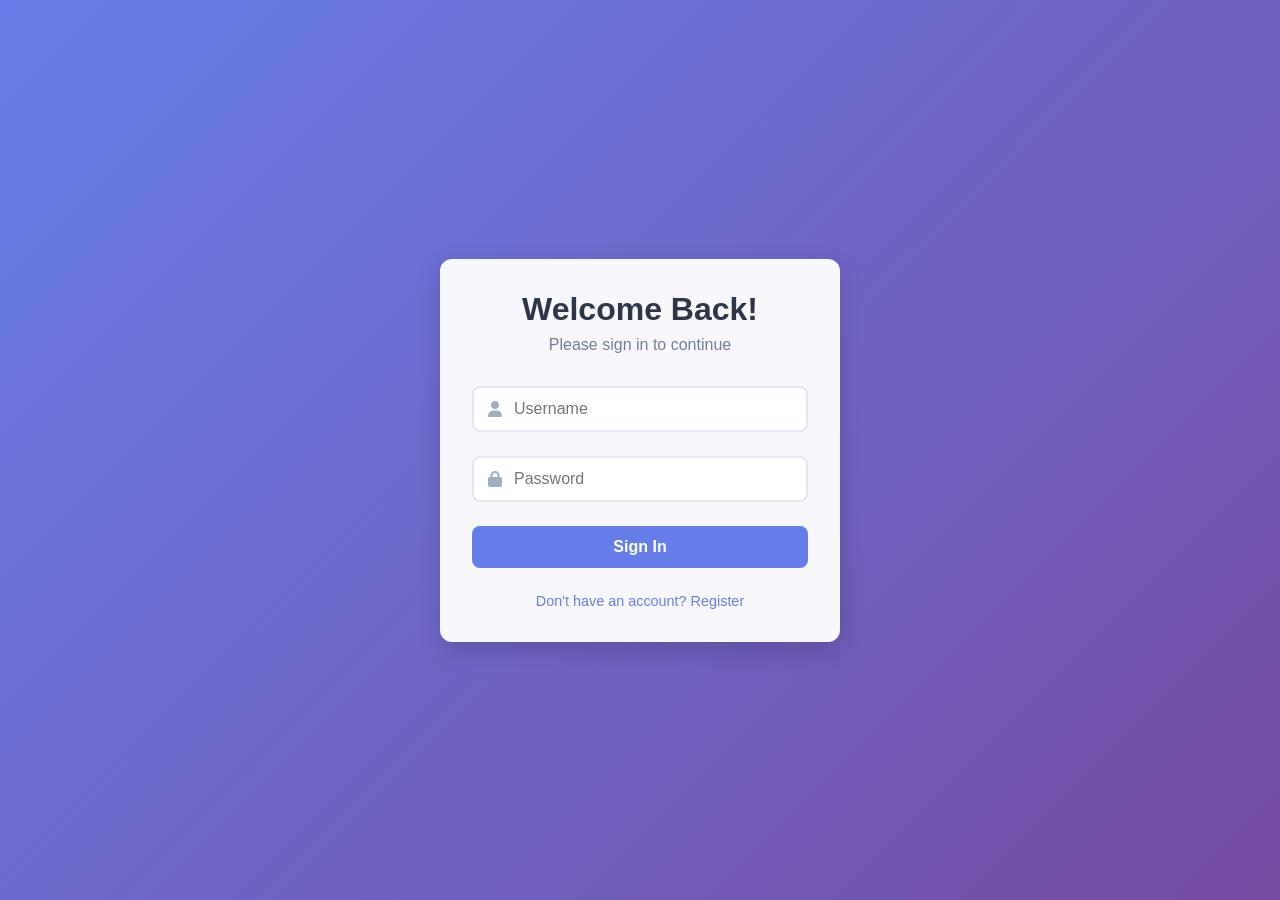
<file: views/login.html>
<!DOCTYPE html>
<html lang="en">
<head>
    <meta charset="UTF-8">
    <meta name="viewport" content="width=device-width, initial-scale=1.0">
    <title>Login - Chat App</title>
    <link href="https://cdnjs.cloudflare.com/ajax/libs/font-awesome/6.0.0/css/all.min.css" rel="stylesheet">
    <style>
        * {
            box-sizing: border-box;
            margin: 0;
            padding: 0;
        }

        body {
            font-family: 'Segoe UI', Tahoma, Geneva, Verdana, sans-serif;
            height: 100vh;
            display: flex;
            align-items: center;
            justify-content: center;
            background: linear-gradient(135deg, #667eea 0%, #764ba2 100%);
        }

        .container {
            background: rgba(255, 255, 255, 0.95);
            padding: 2rem;
            border-radius: 12px;
            box-shadow: 0 8px 24px rgba(0, 0, 0, 0.15);
            width: 100%;
            max-width: 400px;
            animation: fadeIn 0.5s ease-out;
        }

        @keyframes fadeIn {
            from { opacity: 0; transform: translateY(-20px); }
            to { opacity: 1; transform: translateY(0); }
        }

        .header {
            text-align: center;
            margin-bottom: 2rem;
        }

        .header h1 {
            color: #2d3748;
            font-size: 2rem;
            margin-bottom: 0.5rem;
        }

        .header p {
            color: #718096;
        }

        .form-group {
            margin-bottom: 1.5rem;
            position: relative;
        }

        .form-group i {
            position: absolute;
            left: 1rem;
            top: 50%;
            transform: translateY(-50%);
            color: #a0aec0;
        }

        input {
            width: 100%;
            padding: 0.75rem 1rem 0.75rem 2.5rem;
            border: 2px solid #e2e8f0;
            border-radius: 8px;
            font-size: 1rem;
            transition: all 0.3s;
        }

        input:focus {
            outline: none;
            border-color: #667eea;
            box-shadow: 0 0 0 3px rgba(102, 126, 234, 0.1);
        }

        button {
            width: 100%;
            padding: 0.75rem;
            background: #667eea;
            color: white;
            border: none;
            border-radius: 8px;
            font-size: 1rem;
            font-weight: 600;
            cursor: pointer;
            transition: all 0.3s;
        }

        button:hover {
            background: #5a67d8;
            transform: translateY(-1px);
        }

        .links {
            text-align: center;
            margin-top: 1.5rem;
        }

        .links a {
            color: #667eea;
            text-decoration: none;
            font-size: 0.9rem;
            transition: color 0.3s;
        }

        .links a:hover {
            color: #5a67d8;
        }

        #login-status {
            text-align: center;
            margin-top: 1rem;
            padding: 0.75rem;
            border-radius: 6px;
            display: none;
        }

        .success {
            background: #c6f6d5;
            color: #2f855a;
        }

        .error {
            background: #fed7d7;
            color: #c53030;
        }
    </style>
</head>
<body>
<div class="container">
    <div class="header">
        <h1>Welcome Back!</h1>
        <p>Please sign in to continue</p>
    </div>

    <div id="login-status"></div>

    <div class="form-group">
        <i class="fas fa-user"></i>
        <input type="text" id="username" placeholder="Username">
    </div>

    <div class="form-group">
        <i class="fas fa-lock"></i>
        <input type="password" id="password" placeholder="Password">
    </div>

    <button onclick="login()">Sign In</button>

    <div class="links">
<!--        <a href="register.html">Don't have an account? Register</a>-->
        <a href="#" onclick="redirectToRegister(event)" class="link">Don't have an account? Register</a>
    </div>
</div>

<script>
    function redirectToRegister() {
        fetch('/register', {
            method: 'GET',
            headers: {
                'Content-Type': 'application/json',
            }
        })
            .then(response => {
                if (response.ok) {
                    // Handle successful response here
                    // For example, you can redirect to the registration page or handle data.
                    window.location.href = "/register"; // Redirect if necessary
                } else {
                    // Handle errors here
                    console.error('Failed to load register page');
                }
            })
            .catch(error => {
                console.error('Error:', error);
            });
    }

    function showDashboard(){
        fetch('/home', {
            method: 'GET',
            headers: {
                'Content-Type': 'application/json',
            }
        })
            .then(response => {
                if (response.ok) {
                    // Handle successful response here
                    // For example, you can redirect to the registration page or handle data.
                    window.location.href = "/home"; // Redirect if necessary
                } else {
                    // Handle errors here
                    console.error('Failed to load register page');
                }
            })
            .catch(error => {
                console.error('Error:', error);
            });
    }

    function setupWebSocket() {
        socket = new WebSocket('ws://localhost:9000/message/v1/send');

        socket.onopen = function(event) {
            console.log('Connected to WebSocket server.');
            fetchMessageHistory()
            pendingMessages.forEach(message => {
                socket.send(message);
            });
            pendingMessages = [];
        };

        socket.onmessage = function(event) {
            const message = JSON.parse(event.data);
            showNotification(message.from, message.message);
            addMessageToChat(message.from, message.message);
        };

        socket.onclose = function(event) {
            console.log('Disconnected from WebSocket server.');
        };

        socket.onerror = function(error) {
            console.error('WebSocket error:', error);
        };
    }

    function login() {
        const username = document.getElementById('username').value;
        const password = document.getElementById('password').value;

        fetch('/user/v1/login', {
            method: 'POST',
            headers: {
                'Content-Type': 'application/json'
            },
            body: JSON.stringify({ username, password })
        })
            .then(response => response.json())
            .then(data => {
                if (data.message === "success" && data.data.token) {
                    sessionStorage.setItem('jwtToken', data.data.token);
                    sessionStorage.setItem('refreshToken', data.data.refresh_token);
                    sessionStorage.setItem('username', data.data.username);
                    sessionStorage.setItem('fullname', data.data.full_name);
                    document.getElementById('login-status').innerText = 'Login successful!';
                    showDashboard();
                    setupWebSocket();
                } else {
                    document.getElementById('login-status').innerText = 'Login failed!';
                }
            })
            .catch(err => {
                document.getElementById('login-status').innerText = 'Error during login';
            });
    }
</script>
</body>
</html>
</file>
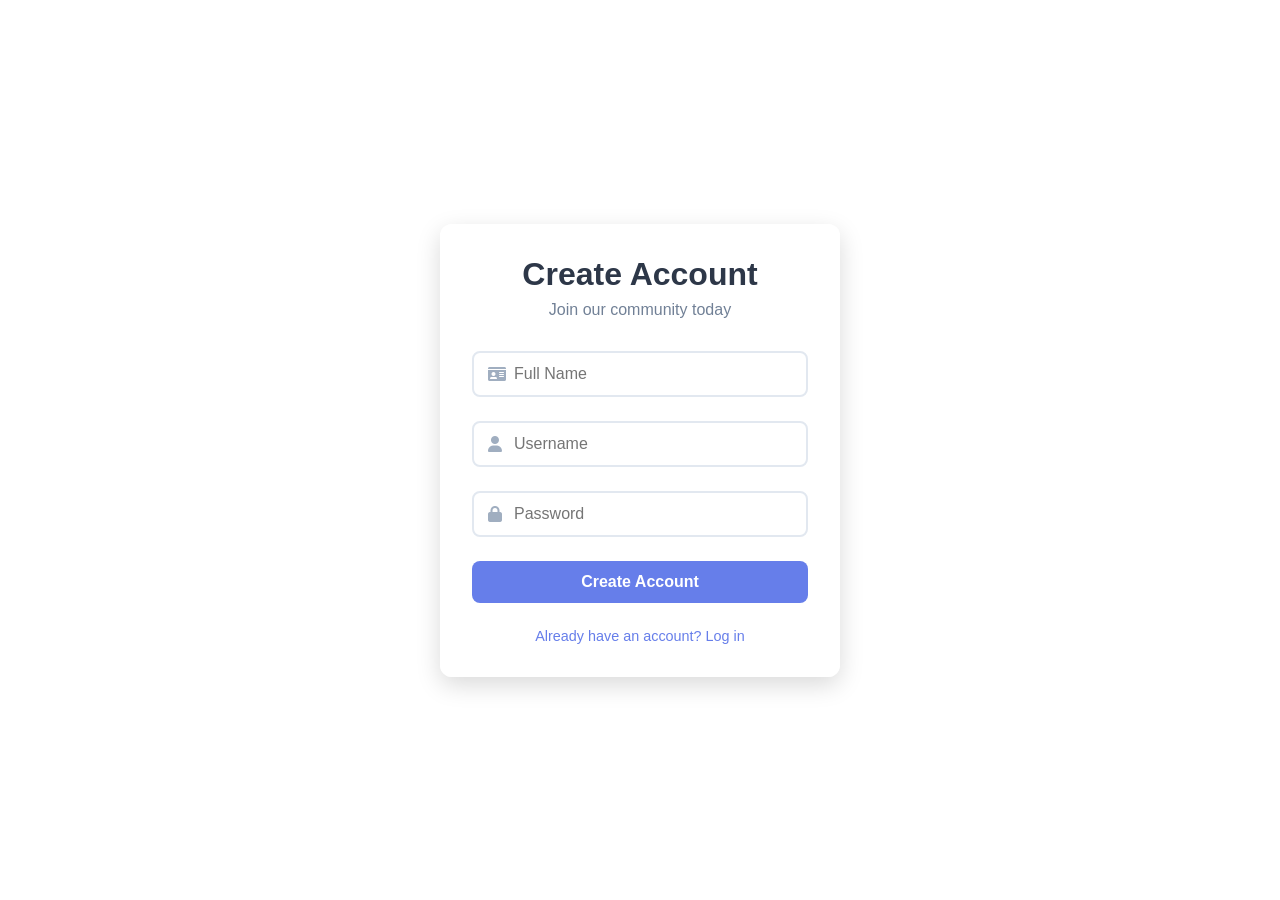
<file: views/register.html>
<!DOCTYPE html>
<html lang="en">
<head>
  <meta charset="UTF-8">
  <meta name="viewport" content="width=device-width, initial-scale=1.0">
  <title>Register - Chat App</title>
  <link href="https://cdnjs.cloudflare.com/ajax/libs/font-awesome/6.0.0/css/all.min.css" rel="stylesheet">
  <style>
    * {
      box-sizing: border-box;
      margin: 0;
      padding: 0;
    }

    body {
      font-family: 'Segoe UI', Tahoma, Geneva, Verdana, sans-serif;
      height: 100vh;
      display: flex;
      align-items: center;
      justify-content: center;
    }

    .container {
      background: rgba(255, 255, 255, 0.95);
      padding: 2rem;
      border-radius: 12px;
      box-shadow: 0 8px 24px rgba(0, 0, 0, 0.15);
      width: 100%;
      max-width: 400px;
      animation: fadeIn 0.5s ease-out;
    }

    @keyframes fadeIn {
      from { opacity: 0; transform: translateY(-20px); }
      to { opacity: 1; transform: translateY(0); }
    }

    .header {
      text-align: center;
      margin-bottom: 2rem;
    }

    .header h1 {
      color: #2d3748;
      font-size: 2rem;
      margin-bottom: 0.5rem;
    }

    .header p {
      color: #718096;
    }

    .form-group {
      margin-bottom: 1.5rem;
      position: relative;
    }

    .form-group i {
      position: absolute;
      left: 1rem;
      top: 50%;
      transform: translateY(-50%);
      color: #a0aec0;
    }

    input {
      width: 100%;
      padding: 0.75rem 1rem 0.75rem 2.5rem;
      border: 2px solid #e2e8f0;
      border-radius: 8px;
      font-size: 1rem;
      transition: all 0.3s;
    }

    input:focus {
      outline: none;
      border-color: #667eea;
      box-shadow: 0 0 0 3px rgba(102, 126, 234, 0.1);
    }

    button {
      width: 100%;
      padding: 0.75rem;
      background: #667eea;
      color: white;
      border: none;
      border-radius: 8px;
      font-size: 1rem;
      font-weight: 600;
      cursor: pointer;
      transition: all 0.3s;
    }

    button:hover {
      background: #5a67d8;
      transform: translateY(-1px);
    }

    .links {
      text-align: center;
      margin-top: 1.5rem;
    }

    .links a {
      color: #667eea;
      text-decoration: none;
      font-size: 0.9rem;
      transition: color 0.3s;
    }

    .links a:hover {
      color: #5a67d8;
    }

    #register-status {
      text-align: center;
      margin-top: 1rem;
      margin-bottom: 20px;
      padding: 0.75rem;
      border-radius: 6px;
      display: none;
    }

    .success {
      background: #c6f6d5;
      color: #2f855a;
    }

    .error {
      background: #fed7d7;
      color: #c53030;
    }
  </style>
</head>
<body>
<div class="container">
  <div class="header">
    <h1>Create Account</h1>
    <p>Join our community today</p>
  </div>

  <div id="register-status"></div>

  <div class="form-group">
    <i class="fas fa-id-card"></i>
    <input type="text" id="fullname" placeholder="Full Name">
  </div>

  <div class="form-group">
    <i class="fas fa-user"></i>
    <input type="text" id="username" placeholder="Username">
  </div>

  <div class="form-group">
    <i class="fas fa-lock"></i>
    <input type="password" id="password" placeholder="Password">
  </div>



  <button onclick="register()">Create Account</button>

  <div class="links">
    <a href="#" onclick="redirectToLogin()" class="link">Already have an account? Log in</a>

  </div>
</div>

<script>
  function redirectToLogin() {
    fetch('/', {
      method: 'GET',
      headers: {
        'Content-Type': 'application/json',
      }
    })
            .then(response => {
              if (response.ok) {
                // Handle successful response here
                // For example, you can redirect to the registration page or handle data.
                window.location.href = "/"; // Redirect if necessary
              } else {
                // Handle errors here
                console.error('Failed to load register page');
              }
            })
            .catch(error => {
              console.error('Error:', error);
            });
  }
  function register() {
    const username = document.getElementById('username').value;
    const fullname = document.getElementById('fullname').value;
    const password = document.getElementById('password').value;

    const statusDiv = document.getElementById('register-status');

    // Basic validation


    fetch('/user/v1/register', {
      method: 'POST',
      headers: {
        'Content-Type': 'application/json'
      },
      body: JSON.stringify({
        username,
        full_name: fullname,
        password
      })
    })
            .then(response => response.json())
            .then(data => {
              if (data.message === "success") {
                statusDiv.innerHTML = 'Registration successful! Redirecting to login...';
                statusDiv.className = 'success';
                statusDiv.style.display = 'block';

                setTimeout(() => {
                  window.location.href = '/';
                }, 1500);
              } else {
                statusDiv.innerHTML = 'Registration failed! Please try again.';
                statusDiv.className = 'error';
                statusDiv.style.display = 'block';
              }
            })
            .catch(err => {
              statusDiv.innerHTML = 'Error during registration. Please try again.';
              statusDiv.className = 'error';
              statusDiv.style.display = 'block';
            });
  }
</script>
</body>
</html>
</file>
